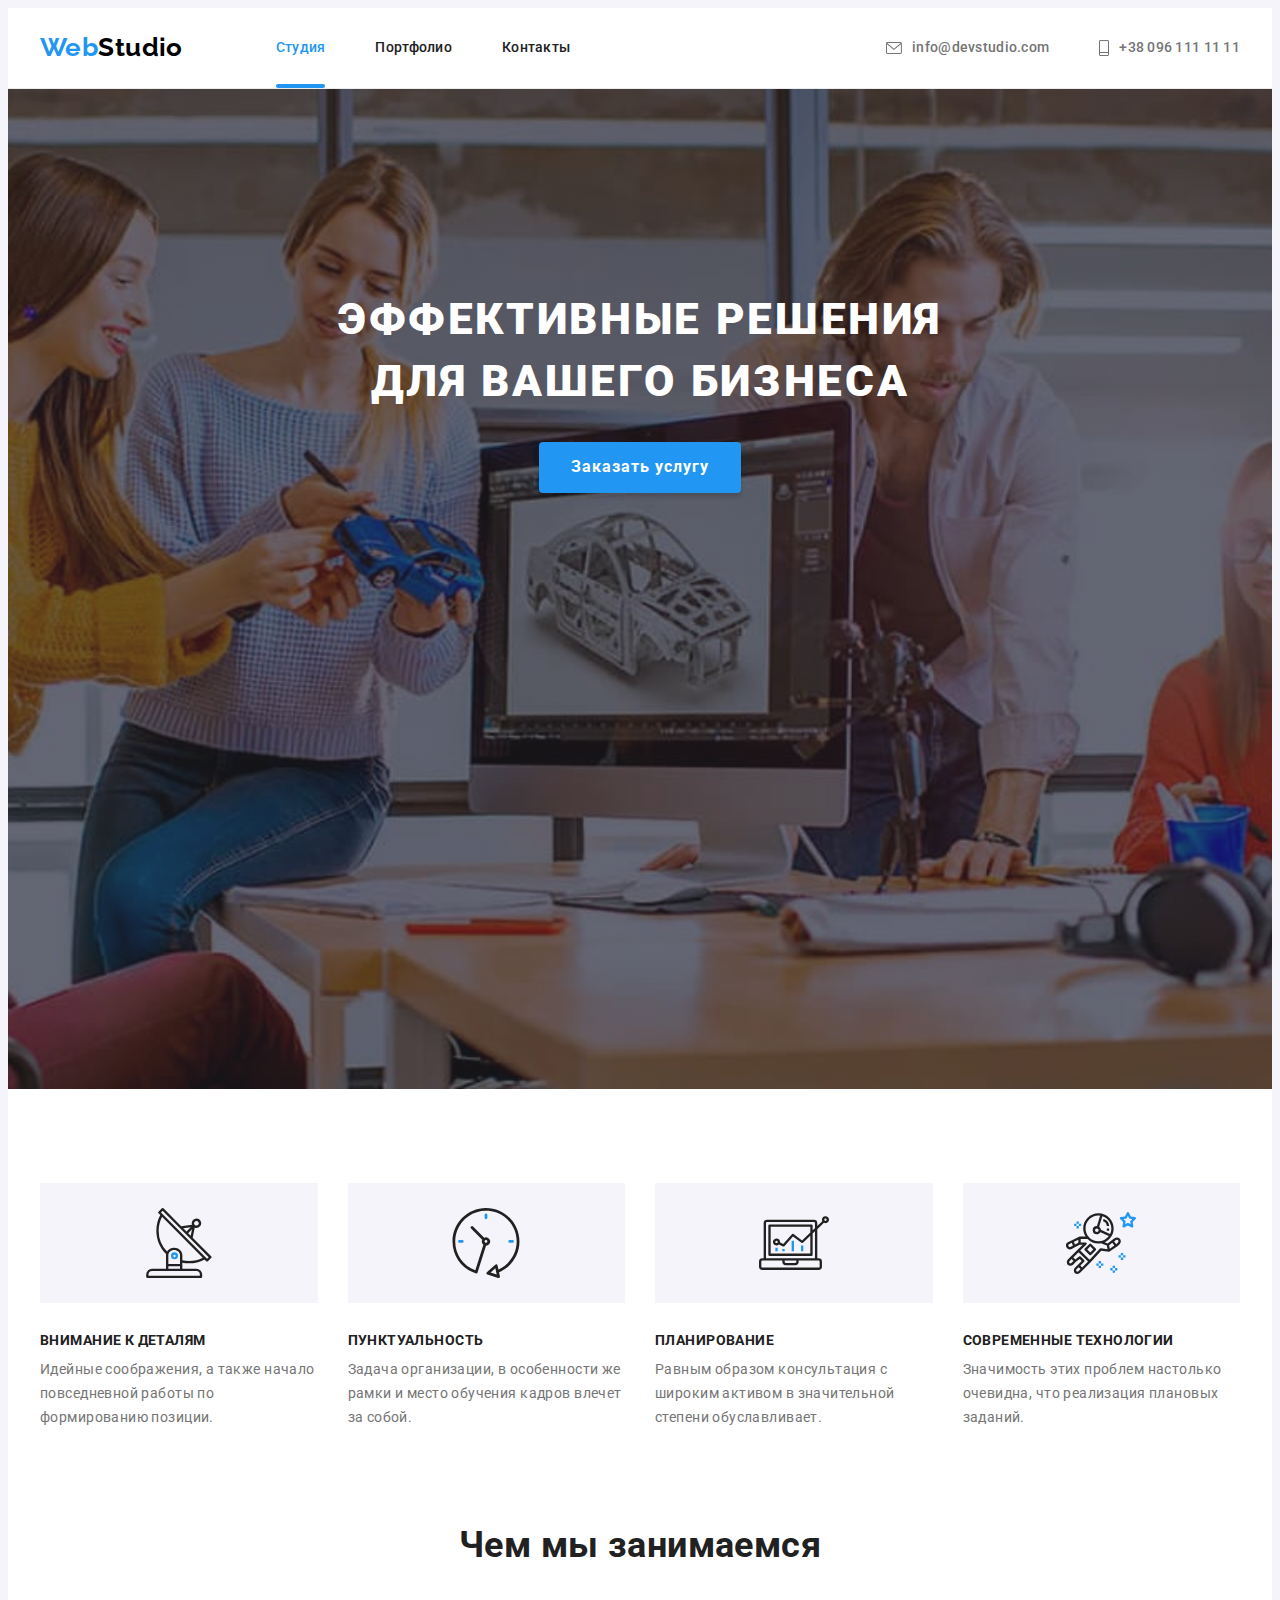
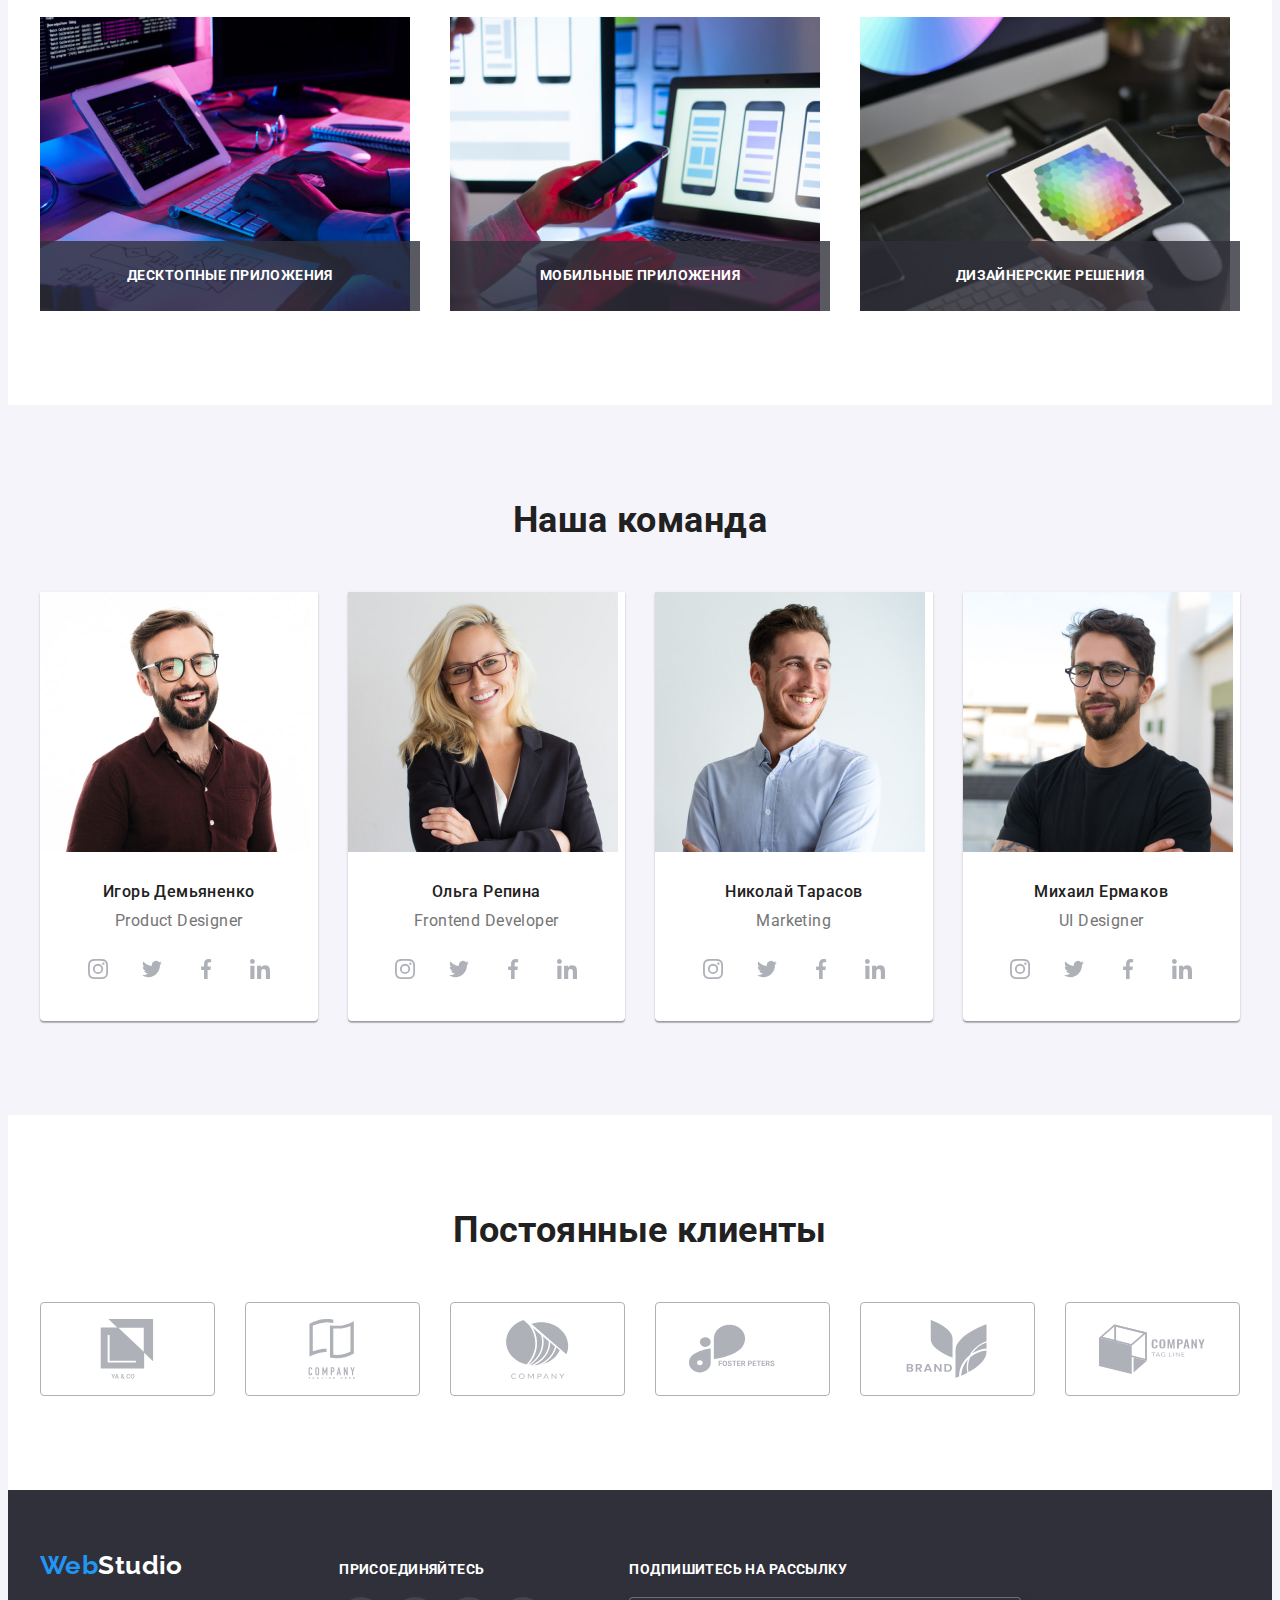
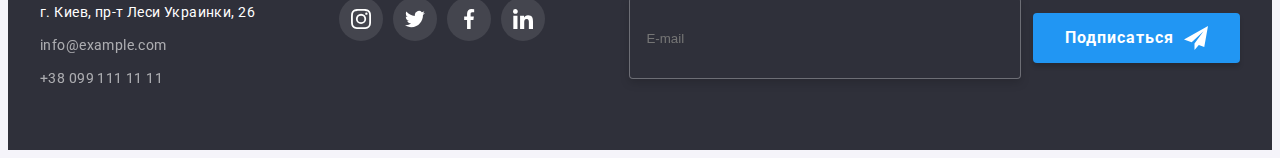
<file: index.html>
<!DOCTYPE html>
<html lang="ru">

<head>
    <meta charset="UTF-8">
    <meta http-equiv="X-UA-Compatible" content="IE=edge">
    <meta name="viewport" content="width=device-width, initial-scale=1.0">
    <title>WebStudio Эффективные решения для вашего бизнеса</title>
    <link rel="preconnect" href="https://fonts.googleapis.com">
    <link rel="preconnect" href="https://fonts.gstatic.com" crossorigin>
    <link
        href="https://fonts.googleapis.com/css2?family=Raleway:wght@700&family=Roboto:wght@400;500;700;900&display=swap"
        rel="stylesheet">
    <link rel="stylesheet" href="https://cdnjs.cloudflare.com/ajax/libs/modern-normalize/1.1.0/modern-normalize.min.css"
        integrity="sha512-wpPYUAdjBVSE4KJnH1VR1HeZfpl1ub8YT/NKx4PuQ5NmX2tKuGu6U/JRp5y+Y8XG2tV+wKQpNHVUX03MfMFn9Q=="
        crossorigin="anonymous" referrerpolicy="no-referrer" />
    <link rel="stylesheet" href="./css/styles.css">
</head>

<body>

    <!-- Header -->
    <header class="header">
        <div class="container page-header">
            <nav class="nav">
                <a class="logo" href="./index.html">
                    <span class="logo-text">Web</span>Studio
                </a>
                <ul class="list nav-list">
                    <li class="nav-item">
                        <a class="link nav-link current" href="./index.html">Студия</a>
                    </li>
                    <li class="nav-item">
                        <a class="link nav-link" href="./portfolio.html">Портфолио</a>
                    </li>
                    <li class="nav-item">
                        <a class="link nav-link" href="./index.html">Контакты</a>
                    </li>
                </ul>
            </nav>
            <ul class="list contact-list">
                <li class="contact-item">
                    <a class="link contact-link contact-link-icon" href="mailto:info@devstudio.com">
                        <svg class="contact-icon" width="16px" height="12px">
                            <use href="./images/icons.svg#icon-mail"></use>
                        </svg>
                    info@devstudio.com</a>
                </li>
                <li class="contact-item">
                    <a class="link contact-link contact-link-icon" href="tel:+380961111111">
                        <svg class="contact-icon" width="10px" height="16px">
                            <use href="./images/icons.svg#icon-phone"></use>
                        </svg>
                    +38 096 111 11 11</a>
                </li>
            </ul>
        </div>
    </header> 

    <main>

        <!-- Hero section-->
        <section class="section hero">
            <div class="container">
                <h1 class="hero-title">Эффективные решения 
                    для вашего бизнеса</h1>
                <button type="button" class="button hero-btn" data-modal-open>Заказать услугу</button>
            </div>
        </section> 

        <!-- About section-->
        <section class="section about">
            <h2 class="visually-hidden">Преимущества</h2>
            <div class="container">
                <ul class="list about-list">
                    <li class="about-item">
                        <div class="about-icon">
                            <svg class="about-item-icon" width="70px" height="70px">
                                <use href="./images/icons.svg#icon-antenna" ></use>
                            </svg>
                        </div>
                        <h3 class="about-title">Внимание к деталям</h3>
                        <p class="about-text">Идейные соображения, а также начало повседневной работы по формированию
                        позиции.</p>
                    </li>
                    <li class="about-item">
                        <div class="about-icon">
                            <svg class="about-item-icon" width="70px" height="70px">
                                <use href="./images/icons.svg#icon-clock"></use>
                            </svg>
                        </div>
                        <h3 class="about-title">Пунктуальность</h3>
                        <p class="about-text">Задача организации, в особенности же рамки и место обучения кадров влечет
                            за собой.</p>
                    </li>
                    <li class="about-item">
                        <div class="about-icon">
                            <svg class="about-item-icon" width="70px" height="70px">
                                <use href="./images/icons.svg#icon-diagram"></use>
                            </svg>
                        </div>
                        <h3 class="about-title">Планирование</h3>
                        <p class="about-text">Равным образом консультация с широким активом в значительной степени
                            обуславливает.</p>
                    </li>
                    <li class="about-item">
                        <div class="about-icon">
                            <svg class="about-item-icon" width="70px" height="70px">
                                <use href="./images/icons.svg#icon-astronaut"></use>
                            </svg>
                        </div>
                        <h3 class="about-title">Современные технологии</h3>
                        <p class="about-text">Значимость этих проблем настолько очевидна, что реализация плановых
                            заданий.</p>
                    </li>
                </ul>
            </div>
        </section>

        <!-- Wedo section-->
        <section class="section wedo">
            <div class="container">
                <h2 class="section-title">Чем мы занимаемся</h2>
                <ul class="list wedo-list">
                    <li class="wedo-item">
                        <div class="wedo-thumb">
                            <img class="wedo-img" src="./images/studio/computer.jpg" alt="Макбук на столе" width="370"
                                height="294">
                            <div class="wedo-actions">
                                <p class="wedo-text">Десктопные приложения</p>
                            </div>
                        </div>
                    </li>
                    <li class="wedo-item">
                        <div class="wedo-thumb">
                            <img class="wedo-img" src="./images/studio/phone.jpg" alt="Телефон в руке" width="370" height="294">
                            <div class="wedo-actions">
                                <p class="wedo-text">Мобильные приложения</p>
                            </div>
                        </div>
                    </li>
                    <li class="wedo-item">
                        <div class="wedo-thumb">
                            <img class="wedo-img" src="./images/studio/tablet.jpg" alt="Планшен в руке" width="370"
                            height="294">
                            <div class="wedo-actions">
                                <p class="wedo-text">Дизайнерские решения</p>
                            </div>
                        </div>
                    </li>
                </ul>
            </div>
        </section> 

        <!-- Team section-->
        <section class="section">
            <div class="container">
                <h2 class="section-title">Наша команда</h2>
                <ul class="list team-list">
                    <li class="team-item">
                        <img class="team-img" src="./images/studio/team-member1.jpg" alt="Игорь Демьяненко Product Designer"
                            width="270" height="260">
                        <div class="team-card-wrapper">
                            <h3 class="team-name">Игорь Демьяненко</h3>
                            <p class="team-profession">Product Designer</p>
                            <ul class="list team-social-list">
                                <li class="team-social-item">
                                    <a class="team-social-link" href="#">
                                        <svg class="team-social-icon" width="20px" height="20px">
                                            <use href="./images/icons.svg#icon-instagram"></use>
                                        </svg>
                                    </a>
                                </li>
                                <li class="team-social-item">
                                    <a class="team-social-link" href="#">
                                        <svg class="team-social-icon" width="20px" height="20px">
                                            <use href="./images/icons.svg#icon-twitter"></use>
                                        </svg>
                                    </a>
                                </li>
                                <li class="team-social-item">
                                    <a class="team-social-link" href="#">
                                        <svg class="team-social-icon" width="20px" height="20px">
                                            <use href="./images/icons.svg#icon-facebook"></use>
                                        </svg>
                                    </a>
                                </li>
                                <li class="team-social-item">
                                    <a class="team-social-link" href="#">
                                        <svg class="team-social-icon" width="20px" height="20px">
                                            <use href="./images/icons.svg#icon-linkedin"></use>
                                        </svg>
                                    </a>
                                </li>
                            </ul>
                        </div>
                    </li>
                    <li class="team-item">
                        <img class="team-img" src="./images/studio/team-member2.jpg" alt="Ольга Репина Frontend Developer"
                            width="270" height="260">
                        <div class="team-card-wrapper">
                            <h3 class="team-name">Ольга Репина</h3>
                            <p class="team-profession">Frontend Developer</p>
                            <ul class="list team-social-list">
                                <li class="team-social-item">
                                    <a class="team-social-link" href="#">
                                        <svg class="team-social-icon" width="20px" height="20px">
                                            <use href="./images/icons.svg#icon-instagram"></use>
                                        </svg>
                                    </a>
                                </li>
                                <li class="team-social-item">
                                    <a class="team-social-link" href="#">
                                        <svg class="team-social-icon" width="20px" height="20px">
                                            <use href="./images/icons.svg#icon-twitter"></use>
                                        </svg>
                                    </a>
                                </li>
                                <li class="team-social-item">
                                    <a class="team-social-link" href="#">
                                        <svg class="team-social-icon" width="20px" height="20px">
                                            <use href="./images/icons.svg#icon-facebook"></use>
                                        </svg>
                                    </a>
                                </li>
                                <li class="team-social-item">
                                    <a class="team-social-link" href="#">
                                        <svg class="team-social-icon" width="20px" height="20px">
                                            <use href="./images/icons.svg#icon-linkedin"></use>
                                        </svg>
                                    </a>
                                </li>
                            </ul>
                        </div>
                    </li>
                    <li class="team-item">
                        <img class="team-img" src="./images/studio/team-member3.jpg" alt="Николай Тарасов Marketing"
                            width="270" height="260">
                        <div class="team-card-wrapper">
                            <h3 class="team-name">Николай Тарасов</h3>
                            <p class="team-profession">Marketing</p>
                            <ul class="list team-social-list">
                                <li class="team-social-item">
                                    <a class="team-social-link" href="#">
                                        <svg class="team-social-icon" width="20px" height="20px">
                                            <use href="./images/icons.svg#icon-instagram"></use>
                                        </svg>
                                    </a>
                                </li>
                                <li class="team-social-item">
                                    <a class="team-social-link" href="#">
                                        <svg class="team-social-icon" width="20px" height="20px">
                                            <use href="./images/icons.svg#icon-twitter"></use>
                                        </svg>
                                    </a>
                                </li>
                                <li class="team-social-item">
                                    <a class="team-social-link" href="#">
                                        <svg class="team-social-icon" width="20px" height="20px">
                                            <use href="./images/icons.svg#icon-facebook"></use>
                                        </svg>
                                    </a>
                                </li>
                                <li class="team-social-item">
                                    <a class="team-social-link" href="#">
                                        <svg class="team-social-icon" width="20px" height="20px">
                                            <use href="./images/icons.svg#icon-linkedin"></use>
                                        </svg>
                                    </a>
                                </li>
                            </ul>
                        </div>
                    </li>
                    <li class="team-item">
                        <img class="team-img" src="./images/studio/team-member4.jpg" alt="Михаил Ермаков UI Designer"
                            width="270" height="260">
                        <div class="team-card-wrapper">
                            <h3 class="team-name">Михаил Ермаков</h3>
                            <p class="team-profession">UI Designer</p>
                            <ul class="list team-social-list">
                                <li class="team-social-item">
                                    <a class="team-social-link" href="#">
                                        <svg class="team-social-icon" width="20px" height="20px">
                                            <use href="./images/icons.svg#icon-instagram"></use>
                                        </svg>
                                    </a>
                                </li>
                                <li class="team-social-item">
                                    <a class="team-social-link" href="#">
                                        <svg class="team-social-icon" width="20px" height="20px">
                                            <use href="./images/icons.svg#icon-twitter"></use>
                                        </svg>
                                    </a>
                                </li>
                                <li class="team-social-item">
                                    <a class="team-social-link" href="#">
                                        <svg class="team-social-icon" width="20px" height="20px">
                                            <use href="./images/icons.svg#icon-facebook"></use>
                                        </svg>
                                    </a>
                                </li>
                                <li class="team-social-item">
                                    <a class="team-social-link" href="#">
                                        <svg class="team-social-icon" width="20px" height="20px">
                                            <use href="./images/icons.svg#icon-linkedin"></use>
                                        </svg>
                                    </a>
                                </li>
                            </ul>
                        </div>
                    </li>
                </ul>
            </div>
        </section> 

        <!-- Clients -->
        <section class="section clients">
            <div class="container">
                <h2 class="section-title">Постоянные клиенты</h2>
                <ul class="list clients-list">
                    <li class="clients-item">
                        <a class="clients-link" href="#">
                            <svg class="clients-icon" width="106px" height="60px">
                                <use href="./images/icons.svg#icon-logo1"></use>
                            </svg>
                        </a>
                    </li>
                    <li class="clients-item">
                        <a class="clients-link" href="#">
                            <svg class="clients-icon" width="106px" height="60px">
                                <use href="./images/icons.svg#icon-logo2"></use>
                            </svg>
                        </a>
                    </li>
                    <li class="clients-item">
                        <a class="clients-link" href="#">
                            <svg class="clients-icon" width="106px" height="60px">
                                <use href="./images/icons.svg#icon-logo3"></use>
                            </svg>
                        </a>
                    </li>
                    <li class="clients-item">
                        <a class="clients-link" href="#">
                            <svg class="clients-icon" width="106px" height="60px">
                                <use href="./images/icons.svg#icon-logo4"></use>
                            </svg>
                        </a>
                    </li>
                    <li class="clients-item">
                        <a class="clients-link" href="#">
                            <svg class="clients-icon" width="106px" height="60px">
                                <use href="./images/icons.svg#icon-logo5"></use>
                            </svg>
                        </a>
                    </li>
                    <li class="clients-item">
                        <a class="clients-link" href="#">
                            <svg class="clients-icon" width="106px" height="60px">
                                <use href="./images/icons.svg#icon-logo6"></use>
                            </svg>
                        </a>
                    </li>
                </ul>
            </div>
        </section> 

    </main>


    <!-- Footer -->
    <footer class="footer">
        <div class="container page-footer">
            <div>
                <a class="footer-logo" href="./index.html"><span class="footer-text">Web</span>Studio</a>
                <address class="address">
                    <ul class="list address-list">
                        <li class="first address-item">
                            <a class="address-contact" href="https://goo.gl/maps/cuWvZPxTjKMrRTUg6" target="_blank"
                                rel="noopener noreferrer">г. Киев, пр-т Леси Украинки, 26</a>
                        </li>
                        <li class="address-item">
                            <a class="link address-contact" href="mailto:info@example.com">info@example.com</a>
                        </li>
                        <li class="address-item">
                            <a class="link address-contact" href="tel:+380991111111">+38 099 111 11 11</a>
                        </li>
                    </ul>
                </address>
            </div>

            <div class="footer-social">
                <h3 class="footer-social-title">Присоединяйтесь</h3>
                <ul class="list footer-social-list">
                    <li class="footer-social-item">
                        <a class="footer-social-link" href="#">
                            <svg class="footer-social-icon" width="20px" height="20px">
                                <use href="./images/icons.svg#icon-instagram"></use>
                            </svg>
                        </a>
                    </li>
                    <li class="footer-social-item">
                        <a class="footer-social-link" href="#">
                            <svg class="footer-social-icon" width="20px" height="20px">
                                <use href="./images/icons.svg#icon-twitter"></use>
                            </svg>
                        </a>
                    </li>
                    <li class="footer-social-item">
                        <a class="footer-social-link" href="#">
                            <svg class="footer-social-icon" width="20px" height="20px">
                                <use href="./images/icons.svg#icon-facebook"></use>
                            </svg>
                        </a>
                    </li>
                    <li class="footer-social-item">
                        <a class="footer-social-link" href="#">
                            <svg class="footer-social-icon" width="20px" height="20px">
                                <use href="./images/icons.svg#icon-linkedin"></use>
                            </svg>
                        </a>
                    </li>
                </ul>
            </div>

            <form class="footer-form">
                <p class="footer-form-desc">Подпишитесь на рассылку</p>
                <div class="footer-form-wrapper">
                    <input type="email" class="footer-form-input"
                    name="user-email"
                    required
                    minlength="2"
                    placeholder="E-mail">
                    <button type="submit" class="hero-btn footer-form-btn">Подписаться
                        <svg class="footer-form-icon" width="24px" height="24px">
                            <use href="./images/icons.svg#icon-form"></use>
                        </svg>
                    </button>
                </div>
            </form>

        </div>

    </footer> 

    <!-- Modal window -->
    <div class="backdrop is-hidden" data-modal>
        <div class="modal">
            <button type="button" class="button modal-close-btn" data-modal-close>
                <svg class="modal-close-icon" width="18" height="18">
                    <use href="images/icons.svg#icon-close-modal"></use>
                </svg>
            </button>

            
            <form class="modal-form" autocomplete="off">
                <h2 class="modal-form-title">Оставьте свои данные, мы вам перезвоним</h2>
                <label class="modal-form-field">
                    <span class="modal-form-input-desc">Имя</span>
                    <span class="modal-form-input-wrapper">
                        <input 
                        type="text" 
                        class="modal-form-input"
                        name="user-name"
                        required
                        pattern="[a-zA-Zа-яА-яіїІЇ]]+"
                        minlength="2">
                        <svg class="modal-form-input-icon" width="18px" height="18px">
                            <use href="./images/icons.svg#icon-person-black"></use>
                        </svg>
                    </span>
                </label>

                <label class="modal-form-field">
                    <span class="modal-form-input-desc">Телефон</span>
                    <span class="modal-form-input-wrapper">
                        <input 
                        type="tel" 
                        class="modal-form-input"
                        name="user-phone"
                        required
                        pattern="[0-9]{3}-[0-9]{3}-[0-9]{2}-[0-9]{2}"
                        title="xxx-xxx-xx-xx">
                        <svg class="modal-form-input-icon" width="18px" height="18px">
                            <use href="./images/icons.svg#icon-phone-black"></use>
                        </svg>
                    </span>
                </label>

                <label class="modal-form-field">
                    <span class="modal-form-input-desc">Почта</span>
                    <span class="modal-form-input-wrapper">
                        <input 
                        type="email" 
                        class="modal-form-input"
                        name="user-email"
                        required>
                        <svg class="modal-form-input-icon" width="18px" height="18px">
                            <use href="./images/icons.svg#icon-email-black"></use>
                        </svg>
                    </span>
                </label>

                <label class="modal-form-field modal-form-label">
                    <span class="modal-form-input-desc">Комментарий</span>
                    <textarea name="user-message" class="modal-form-message" placeholder="Введите текст"></textarea>
                </label>

                <input type="checkbox" id="user-policy" class="modal-form-check visually-hidden" name="user-policy">
                <label for="user-policy" class="modal-form-check-desk">Соглашаюсь с рассылкой и принимаю&nbsp;<a class="modal-form-link" href="#">Условия договора</a></label>
                <button type="submit" class="hero-btn modal-form-btn">Отправить</button>
            </form>
        </div>
    </div> 

<script src="./js/modal.js"></script>
</body>

</html>
</file>
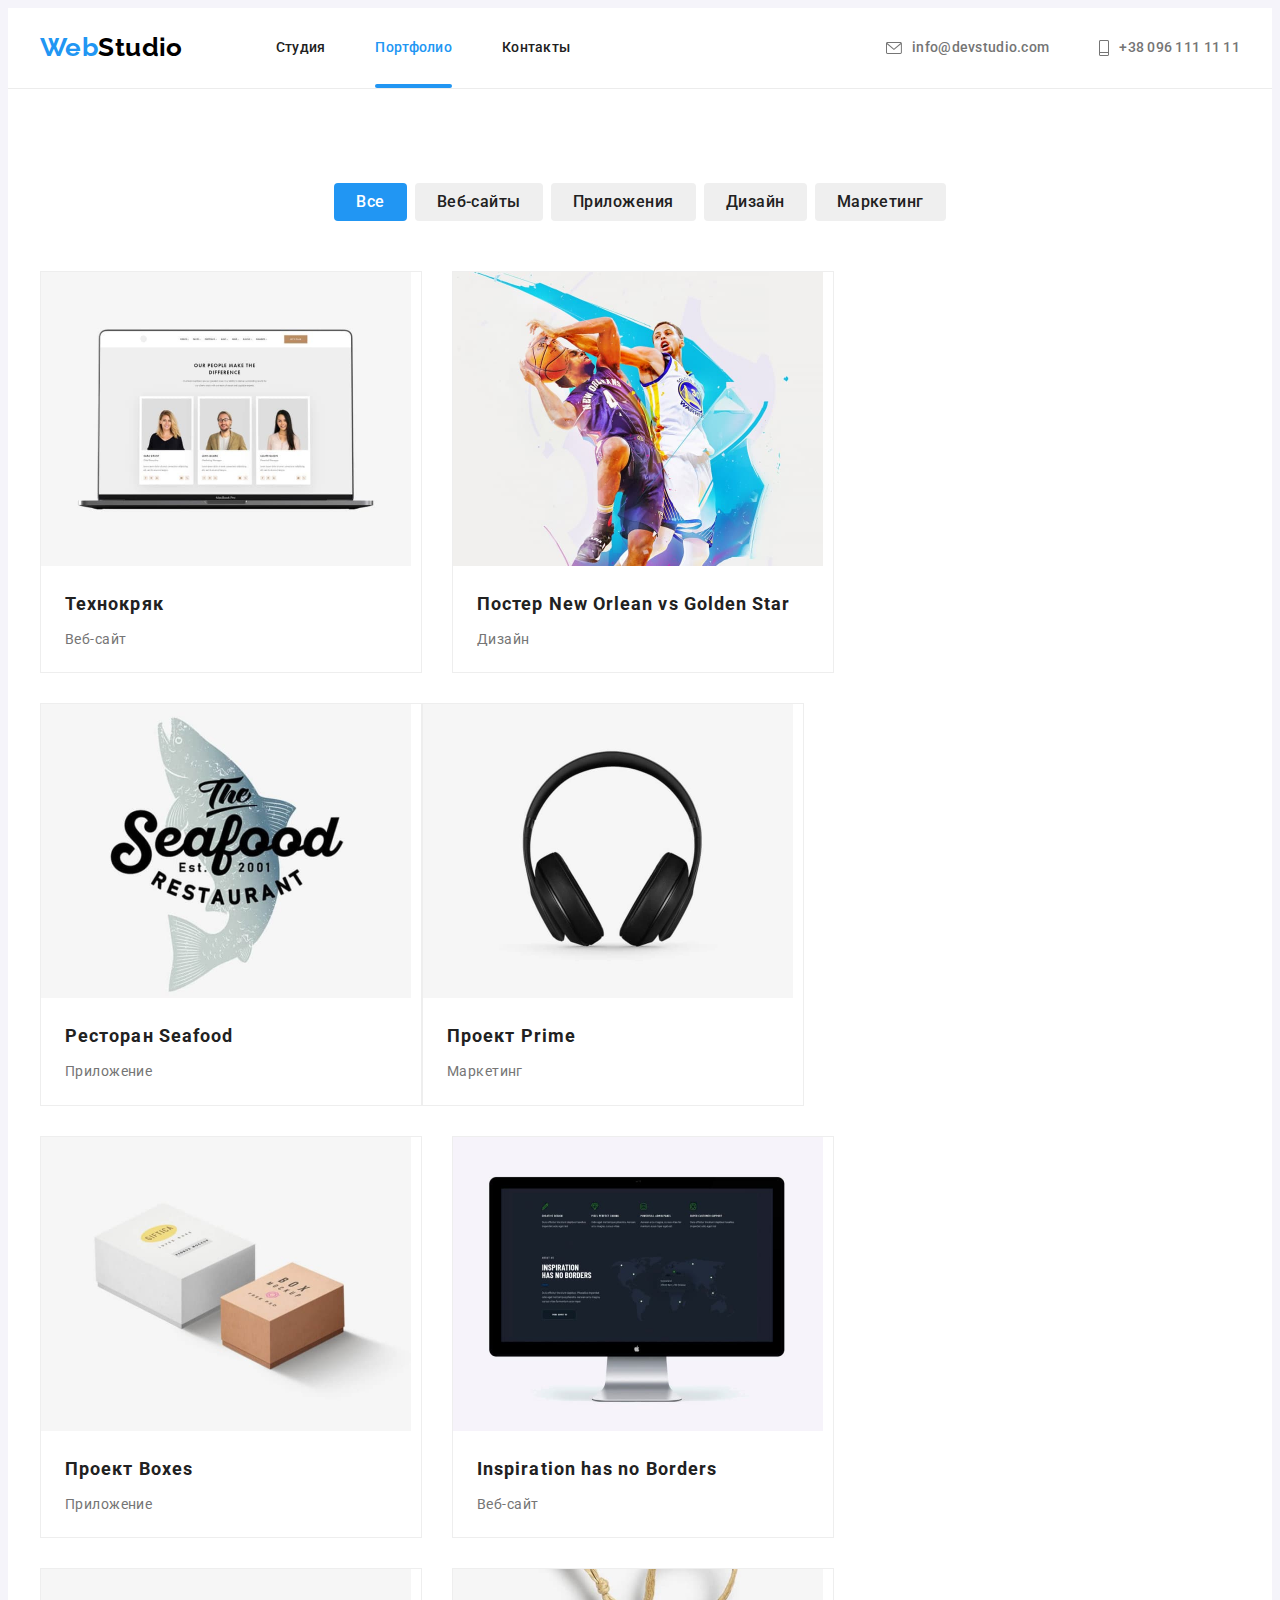
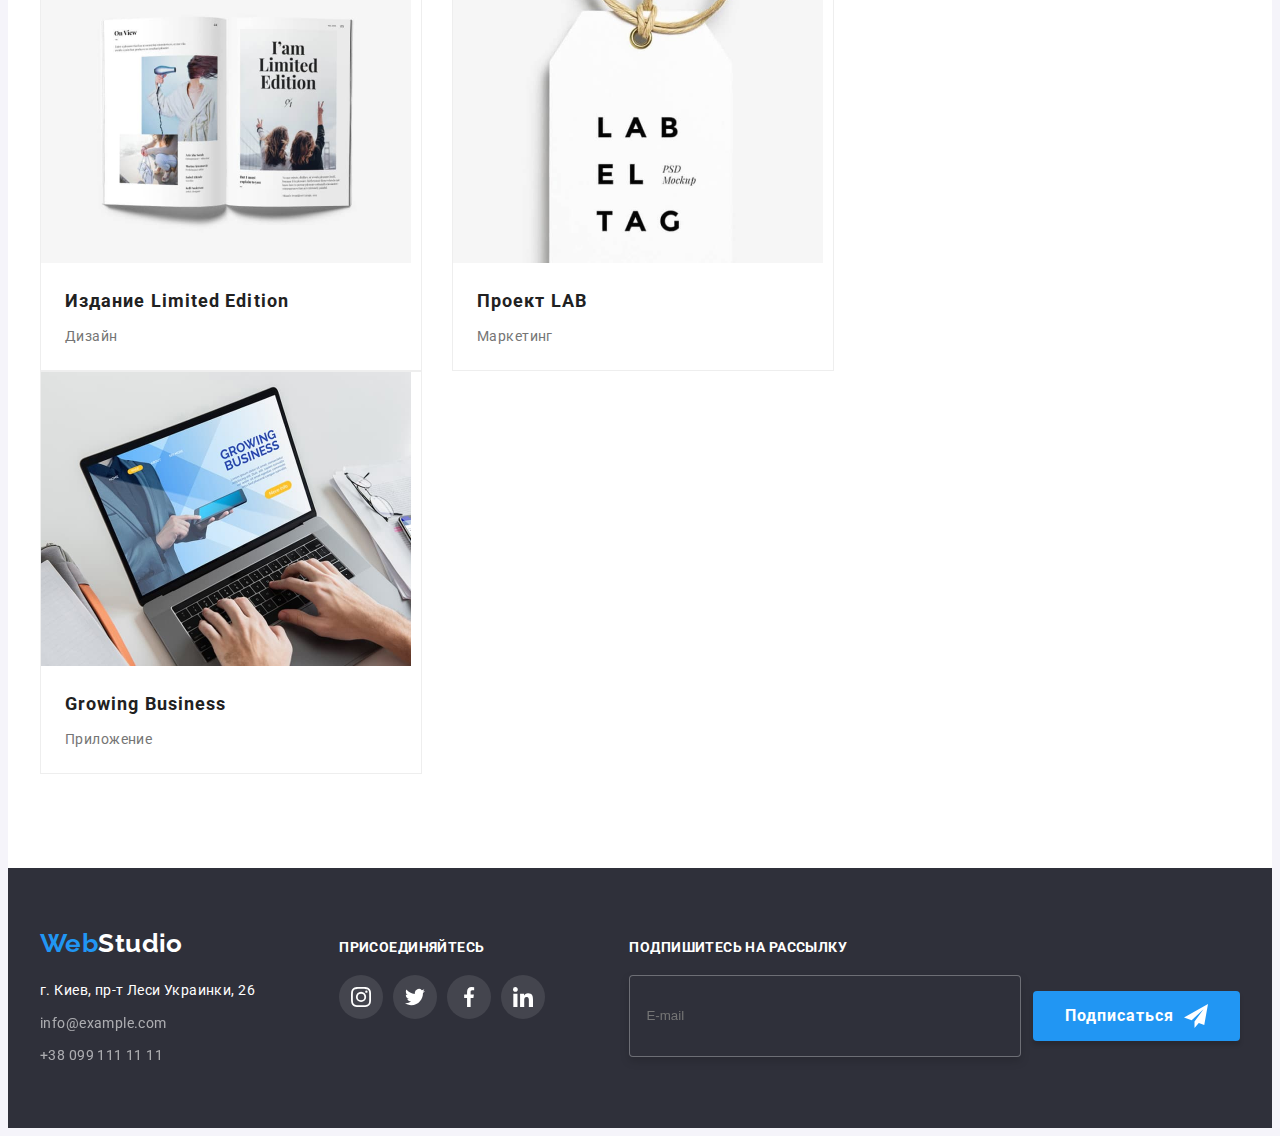
<file: portfolio.html>
<!DOCTYPE html>
<html lang="ru">

<head>
    <meta charset="UTF-8">
    <meta http-equiv="X-UA-Compatible" content="IE=edge">
    <meta name="viewport" content="width=device-width, initial-scale=1.0">
    <title>WebStudio Эффективные решения для вашего бизнеса</title>
    <link rel="preconnect" href="https://fonts.googleapis.com">
    <link rel="preconnect" href="https://fonts.gstatic.com" crossorigin>
    <link
        href="https://fonts.googleapis.com/css2?family=Raleway:wght@700&family=Roboto:wght@400;500;700;900&display=swap"
        rel="stylesheet">
    <link rel="stylesheet" href="https://cdnjs.cloudflare.com/ajax/libs/modern-normalize/1.1.0/modern-normalize.min.css"
        integrity="sha512-wpPYUAdjBVSE4KJnH1VR1HeZfpl1ub8YT/NKx4PuQ5NmX2tKuGu6U/JRp5y+Y8XG2tV+wKQpNHVUX03MfMFn9Q=="
        crossorigin="anonymous" referrerpolicy="no-referrer" />
    <link rel="stylesheet" href="./css/styles.css">
</head>

<body>

    <!-- Header -->
    <header class="header">
        <div class="container page-header">
            <nav class="nav">
                <a class="logo" href="./index.html">
                    <span class="logo-text">Web</span>Studio
                </a>
                <ul class="list nav-list">
                    <li class="nav-item">
                        <a class="link nav-link" href="./index.html">Студия</a>
                    </li>
                    <li class="nav-item">
                        <a class="link nav-link current" href="./portfolio.html">Портфолио</a>
                    </li>
                    <li class="nav-item">
                        <a class="link nav-link" href="./index.html">Контакты</a>
                    </li>
                </ul>
            </nav>
            <ul class="list contact-list">
                <li class="contact-item">
                    <a class="link contact-link contact-link-icon" href="mailto:info@devstudio.com">
                        <svg class="contact-icon" width="16px" height="12px">
                            <use href="./images/icons.svg#icon-mail"></use>
                        </svg>
                        info@devstudio.com</a>
                </li>
                <li class="contact-item">
                    <a class="link contact-link contact-link-icon" href="tel:+380961111111">
                        <svg class="contact-icon" width="10px" height="16px">
                            <use href="./images/icons.svg#icon-phone"></use>
                        </svg>
                        +38 096 111 11 11</a>
                </li>
            </ul>
        </div>
    </header>

    <main>

        <!-- Portfolio section -->

        <section class="section portfolio">
            <div class="container">
                <h1 class="visually-hidden">Портфолио</h1>
                <ul class="list filter-list">
                    <li class="filter-item">
                        <button class="button filter-btn current-btn" type="button">Все</button>
                    </li>
                    <li class="filter-item">
                        <button class="button filter-btn" type="button">Веб-сайты</button>
                    </li>
                    <li class="filter-item">
                        <button class="button filter-btn" type="button">Приложения</button>
                    </li>
                    <li class="filter-item">
                        <button class="button filter-btn" type="button">Дизайн</button>
                    </li>
                    <li class="filter-item">
                        <button class="button filter-btn" type="button">Маркетинг</button>
                    </li>
                </ul>

                <ul class="list portfolio-list">
                    <li class="portfolio-item">
                        <a class="link portfolio-link" href="#">
                            <div class="portfolio-list-img-wrapper">
                                <img class="portfolio-img" src="images/portfolio/project1.jpg" alt="Технокряк Веб-сайт"
                                    width="370" height="294">
                                <p class="overlay">Ресурс предлагает комплексные предложения с разным уровнем функционала и сервисов. Все это позволит посетителю получить
                                исчерпывающие сведения о компании или частном лице.</p>
                            </div>
                            <div class="portfolio-card-wrapper">
                                <h2 class="portfolio-subtitle">Технокряк</h2>
                                <p class="portfolio-text">Веб-сайт</p>
                            </div>
                        </a>
                    </li>
                    <li class="portfolio-item">
                        <a class="link portfolio-link" href="#">
                            <div class="portfolio-list-img-wrapper">
                                <img class="portfolio-img" src="images/portfolio/project2.jpg"
                                    alt="Постер Постер Нью Орлеан версус Голден Стар Дизайн" width="370" height="294">
                                <p class="overlay">Ресурс предлагает комплексные предложения с разным уровнем функционала и сервисов. Все это позволит
                                    посетителю получить
                                    исчерпывающие сведения о компании или частном лице.</p>
                            </div>
                            <div class="portfolio-card-wrapper">
                                <h2 class="portfolio-subtitle">Постер New Orlean vs Golden Star</h2>
                                <p class="portfolio-text">Дизайн</p>
                            </div>
                        </a>
                    </li>
                    <li class="portfolio-item">
                        <a class="link portfolio-link" href="#">
                            <div class="portfolio-list-img-wrapper">
                                <img class="portfolio-img" src="images/portfolio/project3.jpg" alt="Ресторан Сифуд Приложение"
                                    width="370" height="294">
                                <p class="overlay">Ресурс предлагает комплексные предложения с разным уровнем функционала и сервисов. Все это позволит
                                    посетителю получить
                                    исчерпывающие сведения о компании или частном лице.</p>
                            </div>
                            <div class="portfolio-card-wrapper">
                                <h2 class="portfolio-subtitle">Ресторан Seafood</h2>
                                <p class="portfolio-text">Приложение</p>
                            </div>
                        </a>
                    </li>
                    <li class="portfolio-item">
                        <a class="link portfolio-link" href="#">
                            <div class="portfolio-list-img-wrapper">
                                <img class="portfolio-img" src="images/portfolio/project4.jpg" alt="Проект Прайм Маркетинг"
                                    width="370" height="294">
                                <p class="overlay">Ресурс предлагает комплексные предложения с разным уровнем функционала и сервисов. Все это позволит
                                    посетителю получить
                                    исчерпывающие сведения о компании или частном лице.</p>
                            </div>
                            <div class="portfolio-card-wrapper">
                                <h2 class="portfolio-subtitle">Проект Prime</h2>
                                <p class="portfolio-text">Маркетинг</p>
                            </div>
                        </a>
                    </li>
                    <li class="portfolio-item">
                        <a class="link portfolio-link" href="#">
                            <div class="portfolio-list-img-wrapper">
                                <img class="portfolio-img" src="images/portfolio/project5.jpg" alt="Проект Боксес Приложение"
                                    width="370" height="294">
                                <p class="overlay">Ресурс предлагает комплексные предложения с разным уровнем функционала и сервисов. Все это позволит
                                    посетителю получить
                                    исчерпывающие сведения о компании или частном лице.</p>
                            </div>
                            <div class="portfolio-card-wrapper">
                                <h2 class="portfolio-subtitle">Проект Boxes</h2>
                                <p class="portfolio-text">Приложение</p>
                            </div>
                        </a>
                    </li>
                    <li class="portfolio-item">
                        <a class="link portfolio-link" href="#">
                            <div class="portfolio-list-img-wrapper">
                                <img class="portfolio-img" src="images/portfolio/project6.jpg"
                                    alt="Вдохновение не имеет границ Веб-сайт" width="370" height="294">
                                <p class="overlay">Ресурс предлагает комплексные предложения с разным уровнем функционала и сервисов. Все это позволит
                                    посетителю получить
                                    исчерпывающие сведения о компании или частном лице.</p>
                            </div>
                            <div class="portfolio-card-wrapper">
                                <h2 class="portfolio-subtitle">Inspiration has no Borders</h2>
                                <p class="portfolio-text">Веб-сайт</p>
                            </div>
                        </a>
                    </li>
                    <li class="portfolio-item">
                        <a class="link portfolio-link" href="#">
                            <div class="portfolio-list-img-wrapper">
                                <img class="portfolio-img" src="images/portfolio/project7.jpg"
                                alt="Издание Лимитед Эдишн Дизайн" width="370" height="294">
                                <p class="overlay">Ресурс предлагает комплексные предложения с разным уровнем функционала и сервисов. Все это позволит
                                    посетителю получить
                                    исчерпывающие сведения о компании или частном лице.</p>
                            </div>
                            <div class="portfolio-card-wrapper">
                                <h2 class="portfolio-subtitle">Издание Limited Edition</h2>
                                <p class="portfolio-text">Дизайн</p>
                            </div>
                        </a>
                    </li>
                    <li class="portfolio-item">
                        <a class="link portfolio-link" href="#">
                            <div class="portfolio-list-img-wrapper">
                                <img class="portfolio-img" src="images/portfolio/project8.jpg" alt="Проект ЛАБ Маркетинг"
                                    width="370" height="294">
                                <p class="overlay">Ресурс предлагает комплексные предложения с разным уровнем функционала и сервисов. Все это позволит
                                посетителю получить
                                исчерпывающие сведения о компании или частном лице.</p>
                            </div>
                            <div class="portfolio-card-wrapper">
                                <h2 class="portfolio-subtitle">Проект LAB</h2>
                                <p class="portfolio-text">Маркетинг</p>
                            </div>
                        </a>
                    </li>
                    <li class="portfolio-item">
                        <a class="link portfolio-link" href="#">
                            <div class="portfolio-list-img-wrapper">
                                <img class="portfolio-img" src="images/portfolio/project9.jpg" alt="Гроуин Бизнес Приложение"
                                    width="370" height="294">
                                <p class="overlay">Ресурс предлагает комплексные предложения с разным уровнем функционала и сервисов. Все это позволит
                                    посетителю получить
                                    исчерпывающие сведения о компании или частном лице.</p>
                            </div>
                            <div class="portfolio-card-wrapper">
                                <h2 class="portfolio-subtitle">Growing Business</h2>
                                <p class="portfolio-text">Приложение</p>
                            </div>
                        </a>
                    </li>
                </ul>
            </div>
        </section>

    </main>

    <!-- Footer -->
    <footer class="footer">
        <div class="container page-footer">
            <div>
                <a class="footer-logo" href="./index.html"><span class="footer-text">Web</span>Studio</a>
                <address class="address">
                    <ul class="list address-list">
                        <li class="first address-item">
                            <a class="address-contact" href="https://goo.gl/maps/cuWvZPxTjKMrRTUg6" target="_blank"
                                rel="noopener noreferrer">г. Киев, пр-т Леси Украинки, 26</a>
                        </li>
                        <li class="address-item">
                            <a class="link address-contact" href="mailto:info@example.com">info@example.com</a>
                        </li>
                        <li class="address-item">
                            <a class="link address-contact" href="tel:+380991111111">+38 099 111 11 11</a>
                        </li>
                    </ul>
                </address>
            </div>
    
            <div class="footer-social">
                <h3 class="footer-social-title">Присоединяйтесь</h3>
                <ul class="list footer-social-list">
                    <li class="footer-social-item">
                        <a class="footer-social-link" href="#">
                            <svg class="footer-social-icon" width="20px" height="20px">
                                <use href="./images/icons.svg#icon-instagram"></use>
                            </svg>
                        </a>
                    </li>
                    <li class="footer-social-item">
                        <a class="footer-social-link" href="#">
                            <svg class="footer-social-icon" width="20px" height="20px">
                                <use href="./images/icons.svg#icon-twitter"></use>
                            </svg>
                        </a>
                    </li>
                    <li class="footer-social-item">
                        <a class="footer-social-link" href="#">
                            <svg class="footer-social-icon" width="20px" height="20px">
                                <use href="./images/icons.svg#icon-facebook"></use>
                            </svg>
                        </a>
                    </li>
                    <li class="footer-social-item">
                        <a class="footer-social-link" href="#">
                            <svg class="footer-social-icon" width="20px" height="20px">
                                <use href="./images/icons.svg#icon-linkedin"></use>
                            </svg>
                        </a>
                    </li>
                </ul>
            </div>

            <form class="footer-form">
                <p class="footer-form-desc">Подпишитесь на рассылку</p>
                <div class="footer-form-wrapper">
                    <input type="email" class="footer-form-input" name="user-email" required minlength="2" placeholder="E-mail">
                    <button type="submit" class="hero-btn footer-form-btn">Подписаться
                        <svg class="footer-form-icon" width="24px" height="24px">
                            <use href="./images/icons.svg#icon-form"></use>
                        </svg>
                    </button>
                </div>
            </form>
        </div>
    </footer>

</body>

</html>
</file>
<file: css/styles.css>
:root {
    --primary-font: "Roboto", sans-serif;
    --secondary-font: "Raleway", sans-serif;
    --transition-dur-and-func: 250ms cubic-bezier(0.4, 0, 0.2, 1);


    --primary-color: #212121;
    --secondary-color: #757575;
    --accent-color: #2196F3;
    --main-light: #FFFFFF;
    --logo-color: #000000;
    --btn-color: #188CE8;
    --header-border: #ECECEC;
    --border-color: #EEEEEE;
    --icon-color: #AFB1B8;

    --primary-background: #F5F4FA;
    --secondary-background: #2F303A;
    --title-size: 36px;
    --text-size: 14px;
}

html {
    box-sizing: border-box;
}

/* Common */

body {
    font-family: var(--primary-font);
    font-size: var(--text-size);
    letter-spacing: 0.03em;

    background-color: var(--primary-background);
    color: var(--primary-color);
}

img {
    display: block;
    max-width: 100%;
    height: auto;
}

.list {
    margin: 0;
    padding: 0;

    list-style: none;
}

.link {
    text-decoration: none;
    transition: color var(--transition-dur-and-func);
}

.link:hover,
.link:focus,
.lik:active {
    color: var(--accent-color);
}

/* Header */

.header {
    border-bottom: 1px solid var(--header-border);
    background-color: var(--main-light);
}

.container {
    margin-left: auto;
    margin-right: auto;
    padding-left: 15px;
    padding-right: 15px;
    width: 1200px;
}

.page-header {
    display: flex;
}

.nav, .contact-list {
    display: flex;
    align-items: center;
}

.logo {
    font-family: var(--secondary-font);
    font-weight: 700;
    font-size: 26px;
    line-height: 1.2;
    text-decoration: none;

    color: var(--logo-color);
}

.logo-text {
    color: var(--accent-color);
}

.nav-list {
    display: flex;
    margin-left: 93px;
}

.nav-item {
    
}

.nav-list .nav-item + .nav-item {
    margin-left: 50px;
}

.nav-link {
    position: relative;
    display: block;
    padding-top: 32px;
    padding-bottom: 32px;

    font-weight: 500;
    line-height: 1.1;
    letter-spacing: 0.02em;

    color: var(--primary-color);
}

.current {
    color: var(--accent-color);
}

.current:after {
    position: absolute;
    display: inline-block;
    content: "";
    width: 100%;
    height: 4px;
    bottom: 0;
    right: 0;
    z-index: 2;

    background: var(--accent-color);
    border-radius: 2px;
}

.contact-list {
    margin-left: auto;
}

.contact-list .contact-item + .contact-item {
    margin-left: 50px;
}

.contact-item {
   
}

.contact-link {
    padding-top: 32px;
    padding-bottom: 32px;
    display: flex;
    align-items: center;

    font-weight: 500;
    line-height: 1.1;
    letter-spacing: 0.02em;

    color: var(--secondary-color);
}

.contact-link-icon {
    transition: color 250ms var(--transition-dur-and-func);

    fill: var(--secondary-color);
}

.contact-link-icon:hover,
.contact-link-icon:focus {
    fill: var(--accent-color);
}

.contact-icon {
    margin-right: 10px;
}

/* Hero section*/
.section {
    padding: 94px 0;
}

.hero {
    max-width: 1600px;
    height: 600px;
    margin-left: auto;
    margin-right: auto;
    padding: 200px 0;
    text-align: center;

    background-color: var(--secondary-background);
    background: linear-gradient(rgba(47, 48, 58, 0.4), rgba(47, 48, 58, 0.4)), url("../images/studio/hero.jpg");
    background-repeat: no-repeat;
    background-position: center;
    background-size: cover;
}

.hero-title {
    margin-top: 0;
    margin-bottom: 30px;

    white-space: pre-line;
    text-transform: uppercase;
    font-weight: 900;
    font-size: 44px;
    line-height: 1.4;
    letter-spacing: 0.06em;

    color: var(--main-light);
}

.hero-btn {
    padding: 10px 32px;

    border: none;
    cursor: pointer;
    font-family: inherit;
    font-weight: 700;
    font-size: 16px;
    line-height: 1.9;
    box-shadow: 0px 4px 4px rgba(0, 0, 0, 0.15);
    border-radius: 4px;
    letter-spacing: 0.06em;

    background-color: var(--accent-color);
    color: var(--main-light);
    transition: background-color var(--transition-dur-and-func);
}

.hero-btn:hover,
.hero-btn:focus {
    background-color: var(--btn-color);
}

/* About section */

.about {
    background-color: var(--main-light);
}

.visually-hidden {
    position: absolute;
    white-space: nowrap;
    width: 1px;
    height: 1px;
    overflow: hidden;
    border: 0;
    padding: 0;
    clip: rect(0 0 0 0);
    clip-path: inset(50%);
    margin: -1px;
}

.about-list {
    display: flex;
}

.about-item {
    width: calc((100% - 90px) / 4);
}

.about-list .about-item + .about-item {
    margin-left: 30px;
}

.about-icon {
    margin-bottom: 30px;
    display: flex;
    justify-content: center;
    align-items: center;
    height: 120px;

    background-color: var(--primary-background);
}

.about-title {
    margin-top: 0;
    margin-bottom: 10px;

    font-size: var(--text-size);
    line-height: 1.1;
    text-transform: uppercase;
}

.about-text {
    margin-top: 0;
    margin-bottom: 0;

    line-height: 1.7;

    color: var(--secondary-color);
}

/* Wedo section */

.wedo {
    padding-top: 0;

    background-color: var(--main-light);
}

.section-title {
    margin-top: 0;
    margin-bottom: 50px;
    text-align: center;

    font-size: var(--title-size);
    line-height: 1.2;
}

.wedo-list {
    display: flex;
}

.wedo-item {
    width: calc((100% - 60px) / 3);
    margin-right: 30px;
}

.wedo-item:last-child {
    margin-right: 0;
}

.wedo-thumb {
    position: relative;
}

.wedo-img {
    
}

.wedo-actions {
    position: absolute;
    bottom: 0;
    right: 0;
    width: 100%;
    height: 70px;

    background-color: rgba(47, 48, 58, 0.8);
}

.wedo-text {
    margin-top: 0;
    margin-bottom: 0;
    padding: 27px 82px;

    font-weight: 700;
    line-height: 1.1;
    text-align: center;
    text-transform: uppercase;

    color: var(--main-light);
}

/* Team section */

.team-list {
    display: flex;
    text-align: center;
}

.team-item {
    width: calc((100% - 90px) / 4);
    margin-right: 30px;

    background-color: var(--main-light);
    box-shadow: 0px 1px 3px rgba(0, 0, 0, 0.12), 0px 1px 1px rgba(0, 0, 0, 0.14), 0px 2px 1px rgba(0, 0, 0, 0.2);
    border-radius: 0px 0px 4px 4px;
}

.team-item:last-child {
    margin-right: 0;
}

.team-img {
    
}

.team-card-wrapper {
    
}

.team-name {
    padding-top: 30px;
    margin-top: 0;
    margin-bottom: 10px;

    font-weight: 500;
    font-size: 16px;
    line-height: 1.2;
}

.team-profession {
    margin-top: 0;
    margin-bottom: 16px;

    font-size: 16px;
    line-height: 1.2;

    color: var(--secondary-color);
}

.team-social-list {
    padding-bottom: 30px;
    gap: 10px;
    display: flex;
    justify-content: center;
}

.team-social-item {
    width: 44px;
    height: 44px;
}

.team-social-link {
    width: 100%;
    height: 100%;
    display: flex;
    justify-content: center;
    align-items: center;
    border-radius: 50%;

    fill: var(--icon-color);
    transition: background-color var(--transition-dur-and-func), fill var(--transition-dur-and-func);
}

.team-social-link:hover,
.team-social-link:focus {
    fill: var(--main-light);
    background-color: var(--accent-color);
}

/* Clients */

.clients {
    background-color: var(--main-light);
}

.clients-list {
    display: flex;
    gap: 30px;
}

.clients-item {
    width: calc((100% - 150px) / 6);
}

.clients-link {
    height: 92px;
    display: flex;
    justify-content: center;
    align-items: center;

    border: 1px solid var(--icon-color);
    border-radius: 4px;
    fill: var(--icon-color);
    transition: fill var(--transition-dur-and-func), border var(--transition-dur-and-func);
}

.clients-link:hover,
.clients-link:focus {
    fill: var(--accent-color);
    border: 1px solid var(--accent-color);
}

/* Portfolio section */

.portfolio {
    background-color: var(--main-light);
}

.filter-list {
    margin-bottom: 50px;
    display: flex;
    justify-content: center;
}

.filter-list .filter-item + .filter-item {
    margin-left: 8px;
}

.filter-btn {
    padding: 6px 22px;

    border: none;
    cursor: pointer;
    font-family: var(--primary-font);
    font-weight: 500;
    font-size: 16px;
    line-height: 1.6;
    letter-spacing: 0.03em;
    
    color: var(--primary-color);
    border-radius: 4px;
    transition: color var(--transition-dur-and-func), background-color var(--transition-dur-and-func), box-shadow var(--transition-dur-and-func);
}

.current-btn {
    color: var(--main-light);
    background-color: var(--accent-color);
}

.filter-btn:hover,
.filter-btn:focus,
.filter-btn:active {
    color: var(--main-light);
    background-color: var(--accent-color);
    box-shadow: 0px 3px 1px rgba(0, 0, 0, 0.1), 0px 1px 2px rgba(0, 0, 0, 0.08), 0px 2px 2px rgba(0, 0, 0, 0.12);
    border-radius: 4px;
}

.portfolio-list {
    display: flex;
    flex-wrap: wrap;
}

.portfolio-item {
    width: calc((100% - 60px) / 3); 
    margin-right: 30px;
    margin-bottom: 30px;

    background-color: var(--main-light);
    border: 1px solid var(--border-color);
}

.portfolio-item:nth-child(3n) {
    margin-right: 0;
}

.portfolio-item:nth-last-child(-n + 3) {
    margin-bottom: 0;
}

.portfolio-link {
    transition: box-shadow var(--transition-dur-and-func);
}

.portfolio-link:hover {
    display: block;

    box-shadow: 0px 1px 1px rgba(0, 0, 0, 0.12), 0px 4px 4px rgba(0, 0, 0, 0.06), 1px 4px 6px rgba(0, 0, 0, 0.16);
}

.portfolio-list-img-wrapper {
    position: relative;
    overflow: hidden;
}

.portfolio-img {
    
}

.overlay {
    position: absolute;
    top: 0;
    left: 0;
    overflow: auto;
    width: 100%;
    height: 100%;
    padding: 63px 24px;
    margin-top: 0;
    margin-bottom: 0;

    font-size: 18px;
    line-height: 1.6;

    transform: translate(0, 100%);
    transition: transform var(--transition-dur-and-func);

    background: rgba(33, 150, 243, 0.9);
    color: var(--main-light);
}

.portfolio-link:hover .overlay,
.portfolio-link:focus .overlay {
    transform: translate(0, 0);
}

.portfolio-card-wrapper {
    padding: 20px 24px 20px 24px;
}

.portfolio-subtitle {
    margin-top: 0;
    margin-bottom: 4px;

    font-size: 18px;
    line-height: 2;
    letter-spacing: 0.06em;

    color: var(--primary-color);
}

.portfolio-text {
    margin-top: 0;
    margin-bottom: 0;

    line-height: 1.9;

    color: var(--secondary-color);
}

/* Footer */

.footer {
    padding-top: 60px;
    padding-bottom: 60px;
    display: flex;

    background-color: var(--secondary-background);
}

.page-footer {
    display: flex;
    align-items: baseline;
    justify-content: space-between;
}

.footer-logo {
    font-family: var(--secondary-font);
    font-weight: 700;
    font-size: 26px;
    line-height: 1.2;
    text-decoration: none;

    color: var(--main-light);
}

.footer-text {
    color: var(--accent-color);
}

.address {
    margin-top: 20px;
}

.address-item {
    margin-bottom: 9px;
}

.address-item:last-child {
    margin-bottom: 0;
}

.address-contact {
    text-decoration: none;
}

.first>a {
    opacity: 1;
}

.address-contact {
    font-style: normal;
    font-weight: 400;
    line-height: 1.7;
    
    color: var(--main-light);
    opacity: .6;
    transition: color var(--transition-dur-and-func);
}

.footer-social {
    
}

.footer-social-title {
    margin-top: 0;
    margin-bottom: 20px;
    font-size: 14px;
    line-height: 1,1;
    text-transform: uppercase;

    color: var(--main-light);
}

.footer-social-list {
    gap: 10px;
    display: flex;
    justify-content: center;
}

.footer-social-item {
    width: 44px;
    height: 44px;
}

.footer-social-link {
    width: 100%;
    height: 100%;
    display: flex;
    justify-content: center;
    align-items: center;
    border-radius: 50%;

    fill: var(--main-light);
    background: rgba(255, 255, 255, 0.1);
    transition: background-color var(--transition-dur-and-func);
}

.footer-social-link:hover, 
.footer-social-link:focus {
    background-color: var(--accent-color);
}

/* Footer form */

.footer-form {
    
}

.footer-form-desc {
    margin-top: 0;
    margin-bottom: 20px;
    font-weight: 700;
    font-size: 14px;
    line-height: 1.1;
    text-transform: uppercase;

    color: var(--main-light);
}

.footer-form-wrapper {
    display: flex;
    justify-content: center;
    align-items: center;
}

.footer-form-input {
    outline: none;
    padding: 15px 16px;
    margin-right: 12px;
    width: 358px;
    height: 50px;
    border: 1px solid rgba(255, 255, 255, 0.3);
    filter: drop-shadow(0px 4px 4px rgba(0, 0, 0, 0.15));
    border-radius: 4px;
    background-color: var(--secondary-background);
    color: var(--main-light);
    transition: border-color var(--transition-dur-and-func);
}

.footer-form-input:focus {
    border-color: var(--accent-color);
}

.footer-form-btn {
    display: flex;
    justify-content: center;
    align-items: center;
    min-width: 200px;
    height: 50px;
}

.footer-form-icon {
    display: flex;
    justify-content: center;
    align-items: center;
    margin-left: 10px;
    fill: var(--main-light);
}

/* Modal window */

.backdrop {
    position: fixed;
    z-index: 100;
    top: 0;
    left: 0;
    width: 100%;
    height: 100%;

    background-color: rgba(0, 0, 0, 0.2);
    transition: opacity var(--transition-dur-and-func), visibility var(--transition-dur-and-func);
}

.backdrop.is-hidden {
    opacity: 0;
    visibility: hidden;
    pointer-events: none;
}

.modal {
    position: absolute;
    min-width: 528px;
    min-height: 581px;
    left: 50%;
    top: 50%;
    transform: translate(-50%, -50%);

    background: var(--main-light);
    box-shadow: 0px 1px 3px rgba(0, 0, 0, 0.12), 0px 1px 1px rgba(0, 0, 0, 0.14), 0px 2px 1px rgba(0, 0, 0, 0.2);
    border-radius: 4px;
}

.modal-close-btn {
    position: absolute;
    top: 8px;
    right: 8px;
    display: flex;
    justify-content: center;
    align-items: center;
    padding: 0;
    width: 30px;
    height: 30px;

    border-radius: 50%;
    background-color: var(--main-light);
    color: var(--logo-color);
    border: 1px solid rgba(0, 0, 0, 0.1);
}

.modal-close-icon {
    transition: fill var(--transition-dur-and-func);
}

.modal-close-btn:hover .modal-close-icon,
.modal-close-btn:focus .modal-close-icon {
    fill: var(--accent-color);
}

/* Form */


.modal-form {
    display: flex;
    flex-direction: column;
    padding: 40px;
}

.modal-form-title {
    margin-top: 0;
    margin-bottom: 12px;
    text-align: center;
    
    font-size: 20px;
    line-height: 1.2;
}

.modal-form-field {
    margin-bottom: 10px;
}

.modal-form-label {
    margin-bottom: 20px;
}

.modal-form-input-desc {
    display: block;
    margin-bottom: 4px;

    font-size: 12px;
    line-height: 1.2;
    letter-spacing: 0.01em;

    color: var(--secondary-color);
}

.modal-form-input-wrapper {
    display: block;
    position: relative;
}

.modal-form-input {
    padding-left: 42px;
    width: 100%;
    height: 40px;
    border: 1px solid rgba(33, 33, 33, 0.2);
    border-radius: 4px;
    transition: border-color var(--transition-dur-and-func);
}

.modal-form-input:focus {
    outline: none;
    border-color: var(--accent-color);
}

.modal-form-input-icon{
    position: absolute;
    top: 50%;
    left: 12px;
    transform: translateY(-50%);
    transition: fill var(--transition-dur-and-func);
}

.modal-form-input:focus+.modal-form-input-icon {
    fill: var(--accent-color);
}

.modal-form-message {
    display: block;
    padding: 12px 16px;
    width: 100%;
    height: 120px;
    resize: none;
    border: 1px solid rgba(33, 33, 33, 0.2);
    border-radius: 4px;
    transition: border-color var(--transition-dur-and-func);
}

.modal-form-message:focus {
    outline: none;
    border-color: var(--accent-color);
}

.modal-form-message::placeholder {
    color: rgba(117, 117, 117, 0.5);
}

.modal-form-check {
    
}

.modal-form-check-desk {
    display: flex;
    align-items: center;
    justify-content: center;
    margin-bottom: 30px;

    font-size: 14px;
    line-height: 1.7;

    color: var(--secondary-color);
}

.modal-form-check-desk::before {
    display: block;
    margin-right: 7px;
    width: 16px;
    height: 15px;
    content: "";
    cursor: pointer;
    border: 2px solid var(--primary-color);
    border-radius: 4px;
}

.modal-form-check:checked + .modal-form-check-desk::before {
    background-color: var(--accent-color);
    background-image: url("../images/icon-check.svg");
    background-repeat: no-repeat;
    background-position: center;
    background-size: contain;
    border-color: transparent;
}

.modal-form-check:focus + .modal-form-check-desk::before {
    outline: 2px solid rgba(0, 0, 0, 0.06); 
}

.modal-form-link {
    text-decoration: underline;
    color: var(--accent-color);
}

.modal-form-btn {
    padding: 10px 55px;
    align-self: center;
    border: transparent;
}
</file>
